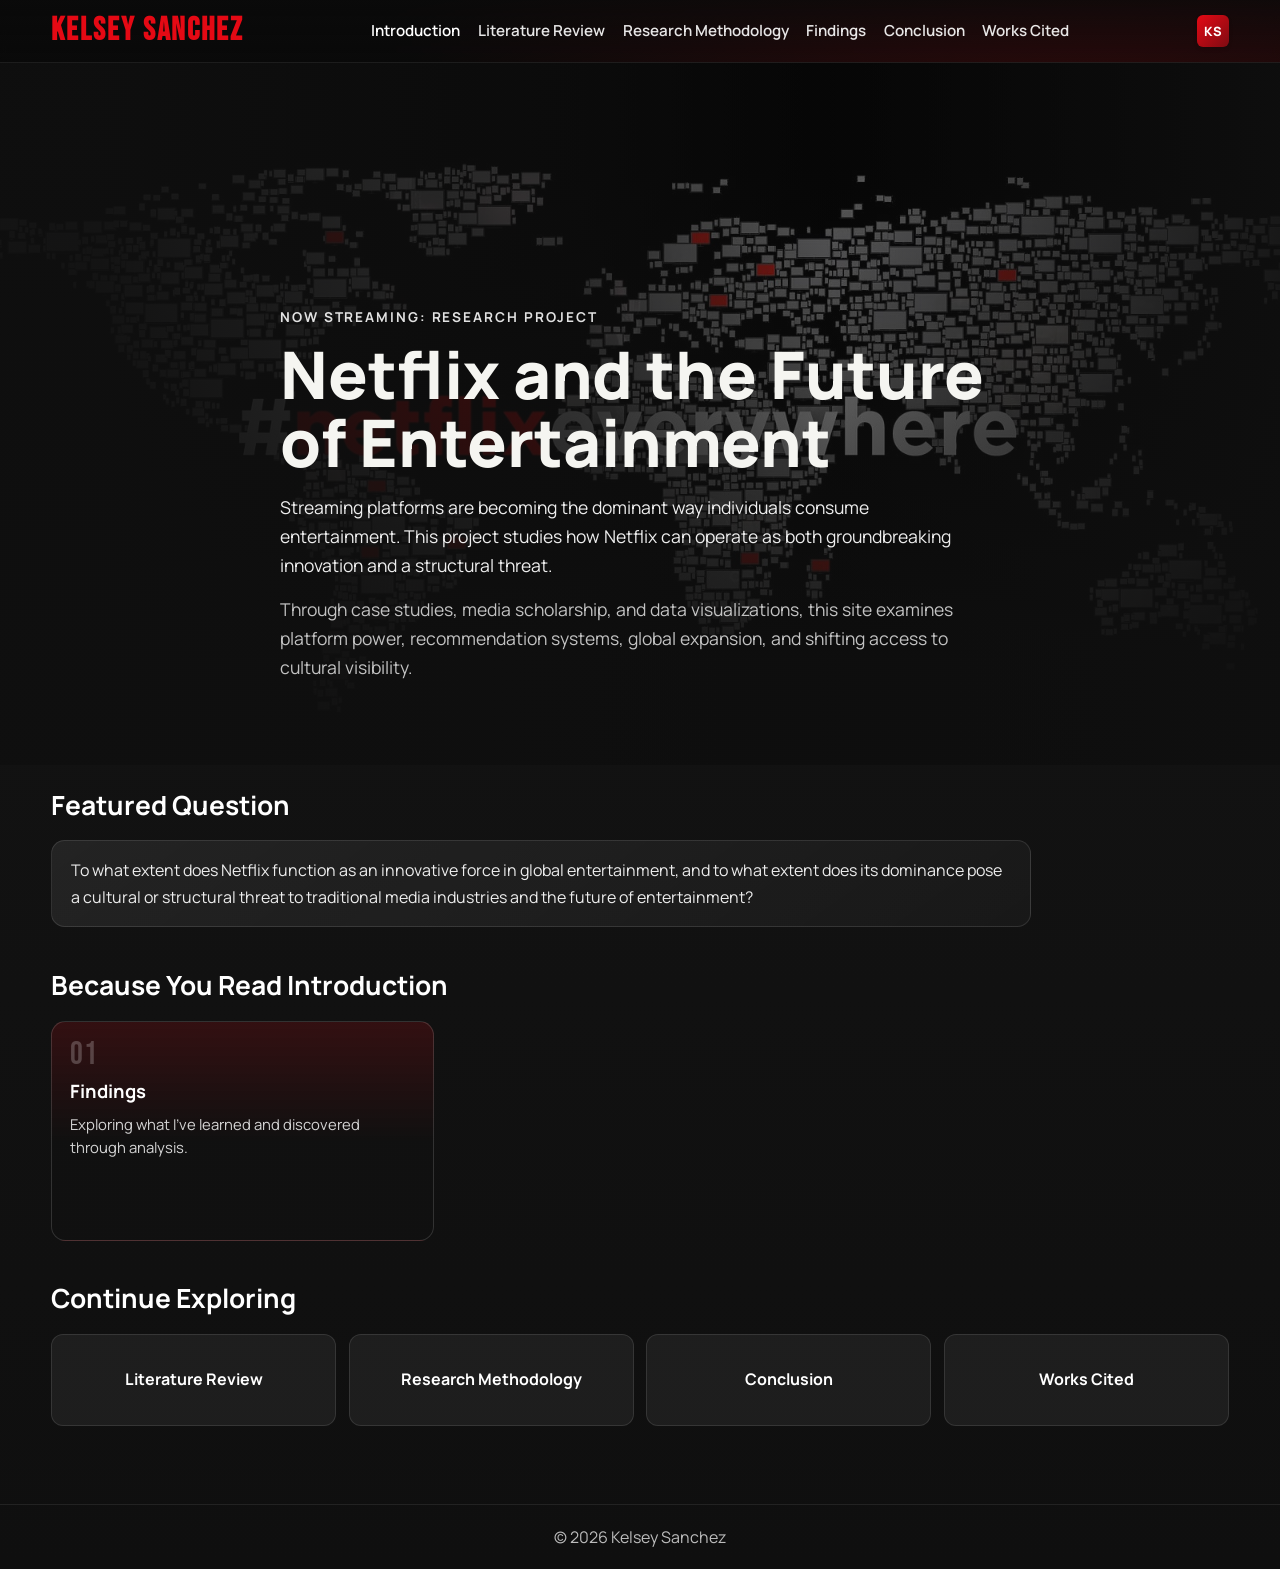
<file: index.html>
<!DOCTYPE html>
<html lang="en">
<head>
    <meta charset="UTF-8">
    <meta name="viewport" content="width=device-width, initial-scale=1.0">
    <title>Kelsey Sanchez | Netflix and the Future of Entertainment</title>
    <link rel="preconnect" href="https://fonts.googleapis.com">
    <link rel="preconnect" href="https://fonts.gstatic.com" crossorigin>
    <link href="https://fonts.googleapis.com/css2?family=Bebas+Neue&family=Manrope:wght@400;500;600;700;800&display=swap" rel="stylesheet">
    <link rel="stylesheet" href="CSS/style.css">
</head>
<body class="netflix-home">
    <header class="site-header">
        <nav class="nav container">
            <h1 class="logo">Kelsey Sanchez</h1>
            <ul class="nav-links">
                <li><a href="index.html" class="active">Introduction</a></li>
                <li><a href="Literature.html">Literature Review</a></li>
                <li><a href="Method.html"> Research Methodology</a></li>
                <li><a href="section2.html">Findings</a></li>
                <li><a href="Conclusion.html">Conclusion</a></li> 
                <li><a href="workcited.html">Works Cited</a></li>
            </ul>
            <div class="profile-pill" aria-label="Profile">KS</div>
        </nav>
    </header>

    <main>
        <section class="home-spotlight">
            <div class="container spotlight-content">
                <p class="eyebrow">NOW STREAMING: RESEARCH PROJECT</p>
                <h2>Netflix and the Future of Entertainment</h2>
                <p class="hero-text">
                    Streaming platforms are becoming the dominant way individuals consume entertainment. This project studies how Netflix can operate as both groundbreaking innovation and a structural threat.
                </p>
                <p class="hero-text muted">
                    Through case studies, media scholarship, and data visualizations, this site examines platform power, recommendation systems, global expansion, and shifting access to cultural visibility.
                </p>
            </div>
        </section>

        <section class="content-row container" id="research-question">
            <h3>Featured Question</h3>
            <article class="feature-card">
                <p>
                    To what extent does Netflix function as an innovative force in global entertainment, and to what extent does its dominance pose a cultural or structural threat to traditional media industries and the future of entertainment?
                </p>
            </article>
        </section>

        <section id="projects" class="content-row container">
            <h3>Because You Read Introduction</h3>
            <div class="title-row">
                <a class="title-tile" href="section2.html">
                    <span class="tile-rank">01</span>
                    <h4>Findings</h4>
                    <p>Exploring what I've learned and discovered through analysis.</p>
                </a>
            </div>
        </section>

        <section class="content-row container">
            <h3>Continue Exploring</h3>
            <div class="mini-row">
                <a class="mini-tile" href="Literature.html">Literature Review</a>
                <a class="mini-tile" href="Method.html">Research Methodology</a>
                <a class="mini-tile" href="Conclusion.html">Conclusion</a>
                <a class="mini-tile" href="workcited.html">Works Cited</a>
            </div>
        </section>
    </main>

    <footer class="site-footer">
        <p>&copy; 2026 Kelsey Sanchez</p>
    </footer>
</body>
</html>
</file>
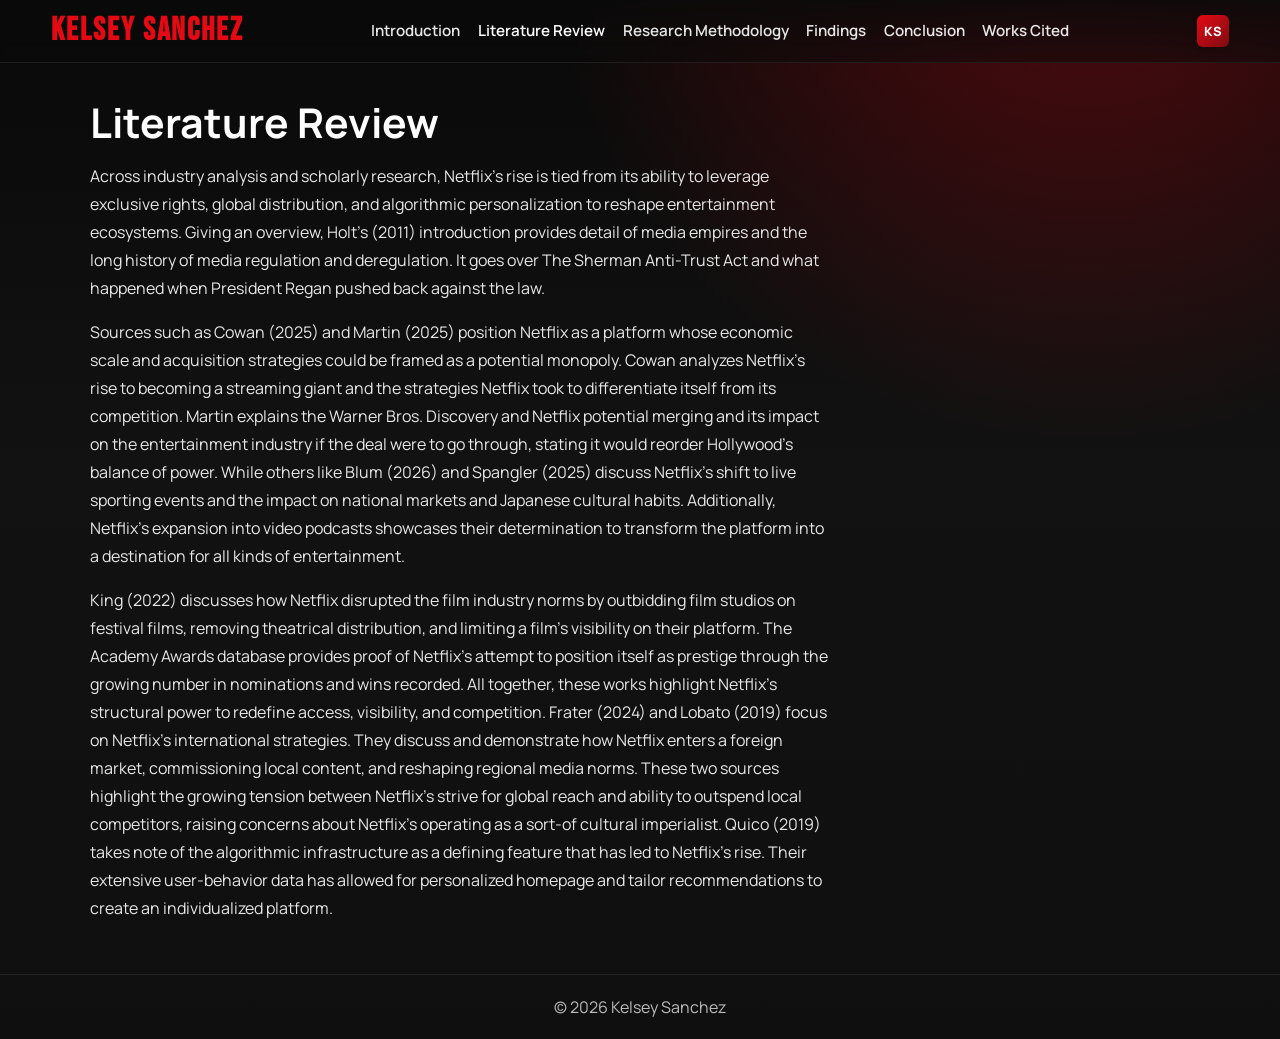
<file: Literature.html>
<!DOCTYPE html>
<html lang="en">
<head>
    <meta charset="UTF-8">
    <meta name="viewport" content="width=device-width, initial-scale=1.0">
    <title>Kelsey Sanchez | Netflix and the Future of Entertainment</title>
    <link rel="preconnect" href="https://fonts.googleapis.com">
    <link rel="preconnect" href="https://fonts.gstatic.com" crossorigin>
    <link href="https://fonts.googleapis.com/css2?family=Bebas+Neue&family=Manrope:wght@400;500;600;700;800&display=swap" rel="stylesheet">
    <link rel="stylesheet" href="CSS/style.css">
</head>
<body class="netflix-home netflix-page">
    <header class="site-header">
        <nav class="nav container">
            <h1 class="logo">Kelsey Sanchez</h1>
            <ul class="nav-links">
                <li><a href="index.html">Introduction</a></li>
                <li><a href="Literature.html" class="active">Literature Review</a></li>
                <li><a href="Method.html"> Research Methodology</a></li>
                <li><a href="section2.html">Findings</a></li>
                <li><a href="Conclusion.html">Conclusion</a></li>
                <li><a href="workcited.html">Works Cited</a></li>
            </ul>
            <div class="profile-pill" aria-label="Profile">KS</div>
        </nav>
    </header>

    <main>
        <h1>Literature Review</h1>
        <p>Across industry analysis and scholarly research, Netflix's rise is tied from its ability to leverage exclusive rights, global distribution, and algorithmic personalization to reshape entertainment ecosystems. Giving an overview, Holt's (2011) introduction provides detail of media empires and the long history of media regulation and deregulation. It goes over The Sherman Anti-Trust Act and what happened when President Regan pushed back against the law. </p>
        <p>Sources such as Cowan (2025) and Martin (2025) position Netflix as a platform whose economic scale and acquisition strategies could be framed as a potential monopoly. Cowan analyzes Netflix's rise to becoming a streaming giant and the strategies Netflix took to differentiate itself from its competition. Martin explains the Warner Bros. Discovery and Netflix potential merging and its impact on the entertainment industry if the deal were to go through, stating it would reorder Hollywood's balance of power. While others like Blum (2026) and Spangler (2025) discuss Netflix's shift to live sporting events and the impact on national markets and Japanese cultural habits. Additionally, Netflix's expansion into video podcasts showcases their determination to transform the platform into a destination for all kinds of entertainment.</p>
        <p>King (2022) discusses how Netflix disrupted the film industry norms by outbidding film studios on festival films, removing theatrical distribution, and limiting a film's visibility on their platform. The Academy Awards database provides proof of Netflix’s attempt to position itself as prestige through the growing number in nominations and wins recorded. All together, these works highlight Netflix's structural power to redefine access, visibility, and competition. Frater (2024) and Lobato (2019) focus on Netflix's international strategies. They discuss and demonstrate how Netflix enters a foreign market, commissioning local content, and reshaping regional media norms. These two sources highlight the growing tension between Netflix's strive for global reach and ability to outspend local competitors, raising concerns about Netflix's operating as a sort-of cultural imperialist. Quico (2019) takes note of the algorithmic infrastructure as a defining feature that has led to Netflix's rise. Their extensive user-behavior data has allowed for personalized homepage and tailor recommendations to create an individualized platform.</p>

    </main>
    <footer class="site-footer">
        <p>&copy; 2026 Kelsey Sanchez</p>
    </footer>
    </html>
</file>
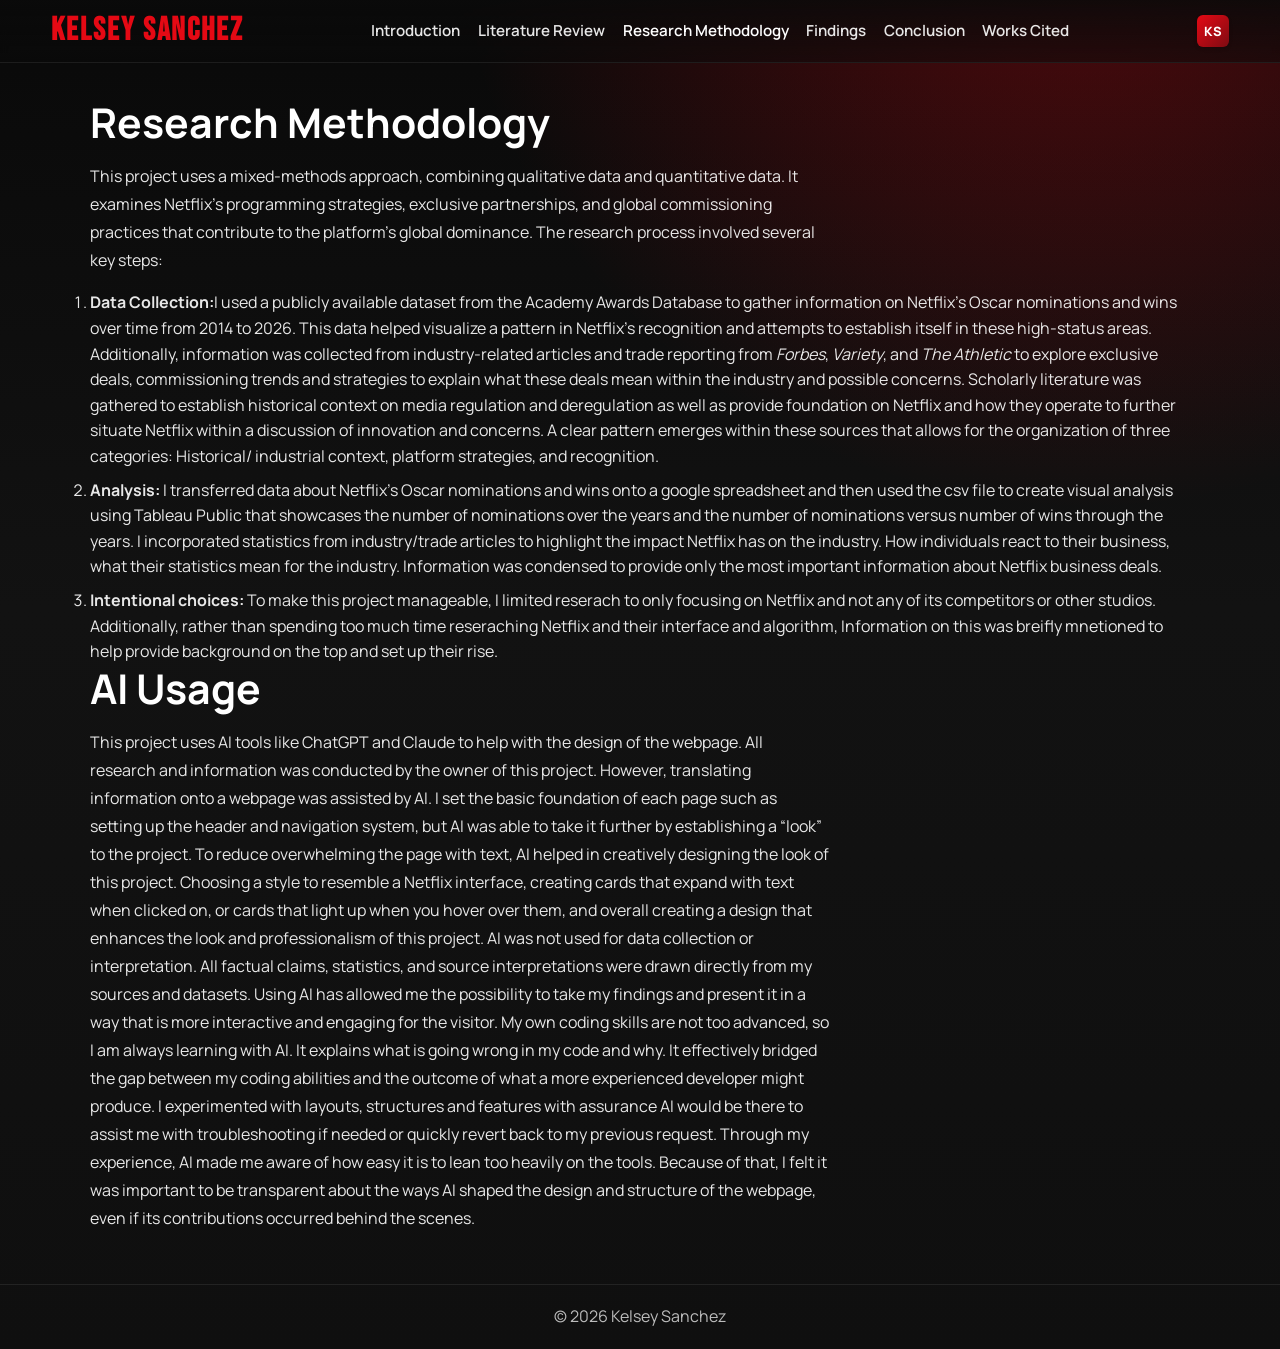
<file: Method.html>
<!DOCTYPE html>
<html lang="en">
<head>
    <meta charset="UTF-8">
    <meta name="viewport" content="width=device-width, initial-scale=1.0">
    <title>Kelsey Sanchez | Netflix and the Future of Entertainment</title>
    <link rel="preconnect" href="https://fonts.googleapis.com">
    <link rel="preconnect" href="https://fonts.gstatic.com" crossorigin>
    <link href="https://fonts.googleapis.com/css2?family=Bebas+Neue&family=Manrope:wght@400;500;600;700;800&display=swap" rel="stylesheet">
    <link rel="stylesheet" href="CSS/style.css">
</head>
<body class="netflix-home netflix-page">
    <header class="site-header">
        <nav class="nav container">
            <h1 class="logo">Kelsey Sanchez</h1>
            <ul class="nav-links">
                <li><a href="index.html">Introduction</a></li>
                <li><a href="Literature.html">Literature Review</a></li>
                <li><a href="Method.html" class="active">Research Methodology</a></li>
                <li><a href="section2.html">Findings</a></li>
                <li><a href="Conclusion.html">Conclusion</a></li>
                <li><a href="workcited.html">Works Cited</a></li>
            </ul>
            <div class="profile-pill" aria-label="Profile">KS</div>
        </nav>
    </header>
    <main>
        <h1>Research Methodology</h1>
        <p>This project uses a mixed-methods approach, combining qualitative data and quantitative data. It examines Netflix's programming strategies, exclusive partnerships, and global commissioning practices that contribute to the platform's global dominance.
The research process involved several key steps:</p>
        <ol>
            <li><strong>Data Collection:</strong>I used a publicly available dataset from the Academy Awards Database to gather information on Netflix's Oscar nominations and wins over time from 2014 to 2026. This data helped visualize a pattern in Netflix's recognition and attempts to establish itself in these high-status areas. Additionally, information was collected from industry-related articles and trade reporting from <i>Forbes</i>, <i>Variety</i>, and <i>The Athletic</i> to explore exclusive deals, commissioning trends and strategies to explain what these deals mean within the industry and possible concerns. Scholarly literature was gathered to establish historical context on media regulation and deregulation as well as provide foundation on Netflix and how they operate to further situate Netflix within a discussion of innovation and concerns. A clear pattern emerges within these sources that allows for the organization of three categories: Historical/ industrial context, platform strategies, and recognition.</li>
            <li><strong>Analysis:</strong> I transferred data about Netflix's Oscar nominations and wins onto a google spreadsheet and then used the csv file to create visual analysis using Tableau Public that showcases the number of nominations over the years and the number of nominations versus number of wins through the years. I incorporated statistics from industry/trade articles to highlight the impact Netflix has on the industry. How individuals react to their business, what their statistics mean for the industry. Information was condensed to provide only the most important information about Netflix business deals. </li>
            <li><strong>Intentional choices:</strong> To make this project manageable, I limited reserach to only focusing on Netflix and not any of its competitors or other studios. Additionally, rather than spending too much time reseraching Netflix and their interface and algorithm, Information on this was breifly mnetioned to help provide background on the top and set up their rise.  </li>
        </ol>
        <h1> AI Usage</h1>
        <p> This project uses AI tools like ChatGPT and Claude to help with the design of the webpage. All research and information was conducted by the owner of this project. However, translating  information onto a webpage was assisted by AI.  I set the basic foundation of each page such as setting up the header and navigation system, but AI was able to take it further by establishing a “look” to the project. To reduce overwhelming the page with text, AI helped in creatively designing the look of this project. Choosing a style to resemble a Netflix interface, creating cards that expand with text when clicked on, or cards that light up when you hover over them, and overall creating a design that enhances the look and professionalism of this project. AI was not used for data collection or interpretation. All factual claims, statistics, and source interpretations were drawn directly from my sources and datasets. Using AI has allowed me the possibility to take my findings and present it in a way that is more interactive and engaging for the visitor. My own coding skills are not too advanced, so I am always learning with AI. It explains what is going wrong in my code and why. It effectively bridged the gap between my coding abilities and the outcome of what a more experienced developer might produce. I experimented with layouts, structures and features with assurance AI would be there to assist me with troubleshooting if needed or quickly revert back to my previous request. Through my experience, AI made me aware of how easy it is to lean too heavily on the tools. Because of that, I felt it was important to be transparent about the ways AI shaped the design and structure of the webpage, even if its contributions occurred behind the scenes.</p>
    </main>
    <footer class="site-footer">
        <p>&copy; 2026 Kelsey Sanchez</p>
    </footer>
    </html>
</file>
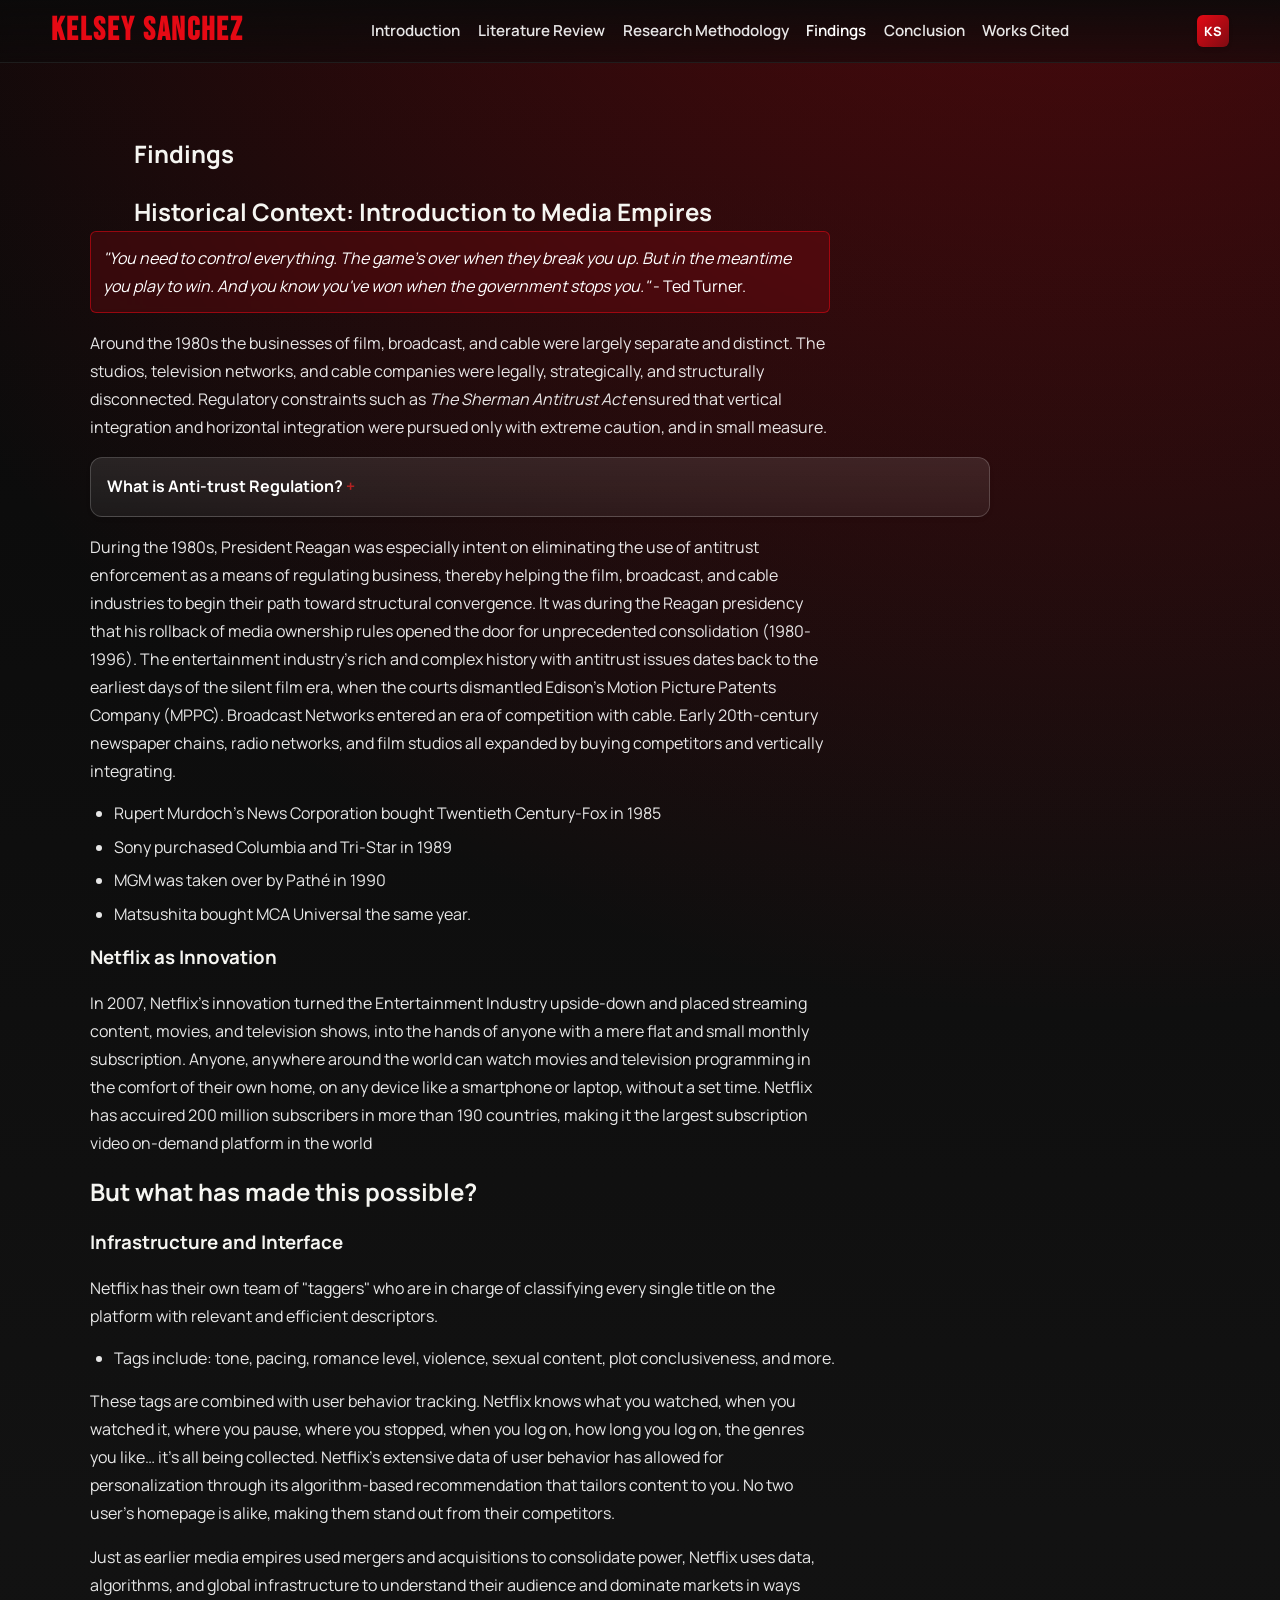
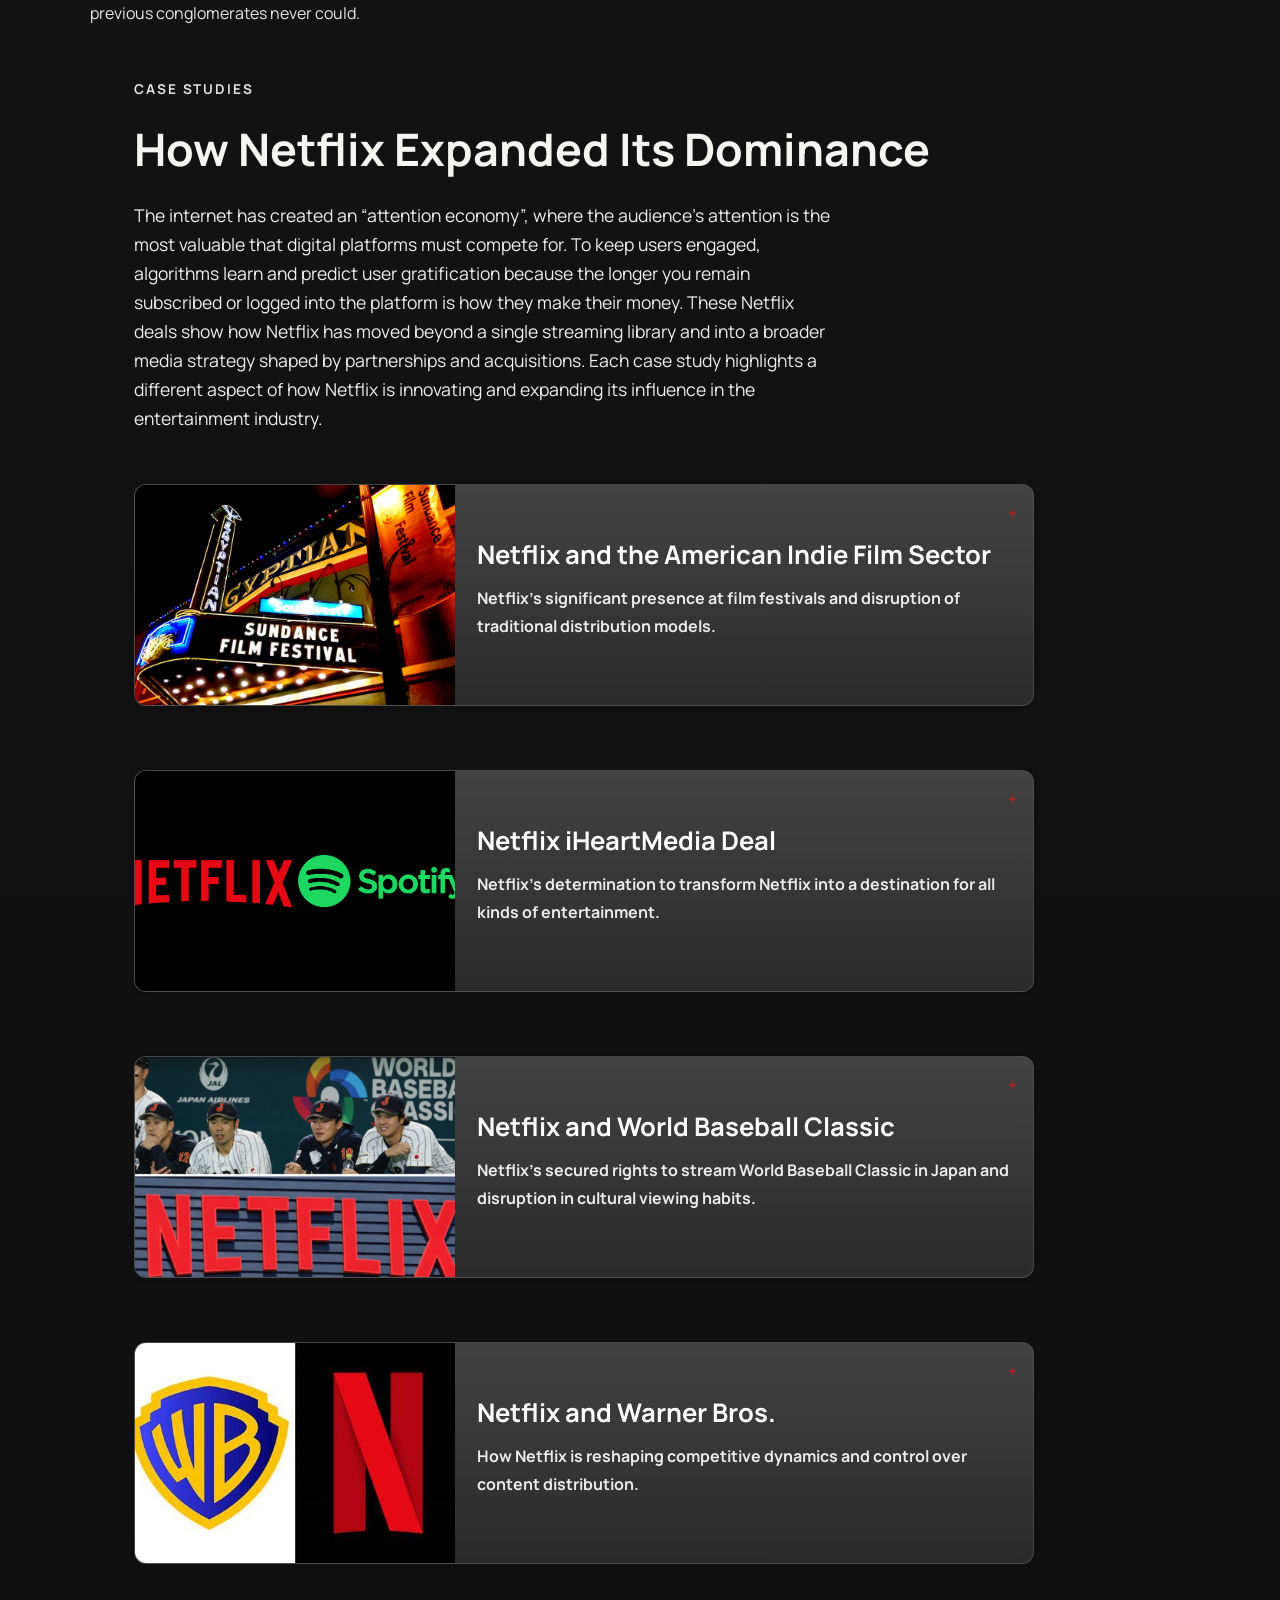
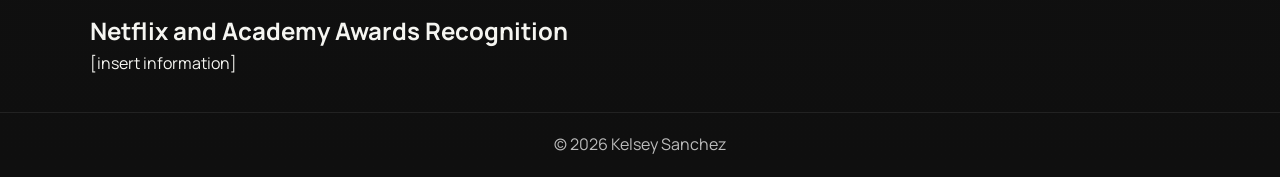
<file: section2.html>
<!DOCTYPE html>
<html lang="en">
<head>
    <meta charset="UTF-8">
    <meta name="viewport" content="width=device-width, initial-scale=1.0">
    <title>Kelsey Sanchez | Netflix and the Future of Entertainment</title>
    <link rel="preconnect" href="https://fonts.googleapis.com">
    <link rel="preconnect" href="https://fonts.gstatic.com" crossorigin>
    <link href="https://fonts.googleapis.com/css2?family=Bebas+Neue&family=Manrope:wght@400;500;600;700;800&display=swap" rel="stylesheet">
    <link rel="stylesheet" href="CSS/style.css">
</head>
<body class="netflix-home netflix-page">
    <header class="site-header">
        <nav class="nav container">
            <h1 class="logo">Kelsey Sanchez</h1>
            <ul class="nav-links">
                <li><a href="index.html">Introduction</a></li>
                <li><a href="Literature.html">Literature Review</a></li>
                <li><a href="Method.html">Research Methodology</a></li>
                <li><a href="section2.html" class="active">Findings</a></li> 
                <li><a href="Conclusion.html">Conclusion</a></li>
                <li><a href="workcited.html">Works Cited</a></li>
            </ul>
            <div class="profile-pill" aria-label="Profile">KS</div>
        </nav>
    </header>

    <main>
    <section class="hero">
        <div class="container">
            <h1>Findings</h1>
        </div>
    </section class="hero">
        <div class="container"> <h2>Historical Context: Introduction to Media Empires</h2></div>
     
    <p class="quote-highlight"><i>"You need to control everything. The game's over when they break you up. But in the meantime you play to win. And you know you've won when the government stops you." </i> - Ted Turner. 
    </p>

<p>Around the 1980s the businesses of film, broadcast, and cable were largely separate and distinct. The studios, television networks, and cable companies were legally, strategically, and structurally disconnected. 
Regulatory constraints such as <i>The Sherman Antitrust Act</i> ensured that vertical integration and horizontal integration were pursued only with extreme caution, and in small measure. </p>


    <details class="card expand-card">
        <summary>What is Anti-trust Regulation?</summary>
        <ul>
            <li>Antitrust laws in general are designed to promote fair competition and prevent monopolies.</li>
            <li>Antitrust regulation formally began in the nineteenth century.</li>
            <li>The legislation was a product of the Industrial Revolution and the public outcry over the burgeoning "trusts" dominating industry at the time. It was designed to combat the chokehold on business resulting from monopolistic practices.</li>
        </ul>
    </details>


<p> During the 1980s, President Reagan was especially intent on eliminating the use of antitrust enforcement as a means of regulating business, thereby helping the film, broadcast, and cable industries to begin their path toward structural convergence. It was during the Reagan presidency that his rollback of media ownership rules opened the door for unprecedented consolidation (1980-1996). 
    The entertainment industry's rich and complex history with antitrust issues dates back to the earliest days of the silent film era, when the courts dismantled Edison's Motion Picture Patents Company (MPPC). Broadcast Networks entered an era of competition with cable. Early 20th-century newspaper chains, radio networks, and film studios all expanded by buying competitors and vertically integrating. 
</p>
        <ul>  
            <li>Rupert Murdoch's News Corporation bought Twentieth Century-Fox in 1985</li>
            <li>Sony purchased Columbia and Tri-Star in 1989</li>
            <li>MGM was taken over by Pathé in 1990</li>
            <li>Matsushita bought MCA Universal the same year.</li>

         </ul>


<p><h3>Netflix as Innovation</h3></p>

<section>
    <p> In 2007, Netflix's innovation turned the Entertainment Industry upside-down and placed streaming content, movies, and television shows, into the hands of anyone with a mere flat and small monthly subscription. Anyone, anywhere around the world can watch movies and television programming in the comfort of their own home, on any device like a smartphone or laptop, without a set time.
Netflix has accuired 200 million subscribers in more than 190 countries, making it the largest subscription video on-demand platform in the world</p>
    
    <p><h2>But what has made this possible?</h2></p>
    <p><h3>Infrastructure and Interface</h3></p>

    <p>Netflix has their own team of "taggers" who are in charge of classifying every single title on the platform with relevant and efficient descriptors.
    </p>

<ul>
    <li>Tags include: tone, pacing, romance level, violence, sexual content, plot conclusiveness, and more.</li>
</ul>

    <p>These tags are combined with user behavior tracking. Netflix knows what you watched, when you watched it, where you pause, where you stopped, when you log on, how long you log on, the genres you like… it's all being collected. Netflix's extensive data of user behavior has allowed for personalization through its algorithm-based recommendation that tailors content to you. No two user's homepage is alike, making them stand out from their competitors. 
    </p>

<p>Just as earlier media empires used mergers and acquisitions to consolidate power, Netflix uses data, algorithms, and global infrastructure to understand their audience and dominate markets in ways previous conglomerates never could.
</p>

</section>

        <section class="hero container">
            <p class="eyebrow">CASE STUDIES</p>
            <h2>How Netflix Expanded Its Dominance</h2>
            <p class="hero-text">
                The internet has created an “attention economy”, where the audience's attention is the most valuable that digital platforms must compete for. To keep users engaged, algorithms learn and predict user gratification because the longer you remain subscribed or logged into the platform is how they make their money.  
                These Netflix deals show how Netflix has moved beyond a single streaming library and into a broader media strategy shaped by partnerships and acquisitions. Each case study highlights a different aspect of how Netflix is innovating and expanding its influence in the entertainment industry.
            </p>
        </section>

        <section class="section container case-study-section">
            <details class="card expand-card case-study-card">
                <summary class="case-study-summary">
                    <img src="Images/Sundance_Film_Festival.jpg" alt="Netflix Everywhere world map graphic" class="case-study-image">
                    <span class="case-study-title-wrap">
                        <h3>Netflix and the American Indie Film Sector </h3>
                        <p>Netflix's significant presence at film festivals and disruption of traditional distribution models.</p>
                    </span>
                </summary>
                <div class="case-study-content">
                    <p>
                        [Insert information]
                    </p>
                </div>
            </details>
        </section>

        <section class="section container case-study-section">
            <details class="card expand-card case-study-card">
                <summary class="case-study-summary">
                    <img src="Images/Netflix%20Podcasts.jpg" alt="Netflix podcasts themed image" class="case-study-image">
                    <span class="case-study-title-wrap">
                        <h3>Netflix iHeartMedia Deal</h3>
                        <p>Netflix's determination to transform Netflix into a destination for all kinds of entertainment. </p>
                    </span>
                </summary>
                <div class="case-study-content">
                    <p>
                        Netflix is plugging more podcasts into its programming lineup through an exclusive video podcast deal with iHeartMedia. Under the pact, video versions of more than 15 iHeartMedia original podcasts will stream in only on Netflix worldwide. With iHeartMedia's video-exclusive Netflix deal, video versions of the full podcast episodes will no longer be distributed on YouTube. This deal comes in addition to a similar deal reached by Netflix and Spotify to stream a collection of original podcasts on Netflix worldwide. </p>
                    <p><h2>The issue?</h2></p>
                    <p>The medium of podcasts has traditionally been associated with their open nature. Anyone can listen to it, at any time, at any place. Podcasts have become a way for people to build communities and connections through shared interests and interactions. Unlike YouTube, Netflix does not support comments, preventing audience interaction and reducing the "social" aspect of consuming podcasts. Netflix is reducing accessibility by making listeners pay for content that was once free. </p>
                    </div>
            </details>
        </section>

        <section class="section container case-study-section">
            <details class="card expand-card case-study-card">
                <summary class="case-study-summary">
                    <img src="Images/Netlfix%20Baseball%20Classic.jpg" alt="Netflix baseball classic promotional image" class="case-study-image">
                    <span class="case-study-title-wrap">
                        <h3>Netflix and World Baseball Classic </h3>
                        <p> Netflix's secured rights to stream World Baseball Classic in Japan and disruption in cultural viewing habits.</p>
                    </span>
                </summary>
                <div class="case-study-content">
                    <p>
                        In August 2025, MLB announced the partnership with Netflix for exclusive broadcast rights in Japan. This means all Japanese baseball games would be moved to Netflix and exlusively available on the streaming platform.In this deal, Netflix aims to bring the games to a global audience and attract Japanese viewers.  
                        <ul>
                            <li>This sport has proven to be popular among Japanese people, with reports stating that nearly 100 million of the 125 million people in the country watched at least some of the WBC in 2023. </li>
                        </ul>
                    </p>
                    <p><h3>The problem?</h3>
                    Individuals here in the U.S. are accustomed to sports being behind a paywall and having to pay multiple subscriptions to access content. However, Japanese fans are used to watching their national team's games on free-to-air national outlets. Most people are not used to Netflix. In Japan, television is free for a long time. Their preference for national content like Anime and variety programs has kept their broadcast TV alive. Some people have introduced subscriptions into their lives, but older people have not.
                    With aims to change cultural viewing habits, Netflix's exclusivity pushed millions of Japanese people out of a game.
                        <u1>
                            <p>In a study conducted by <i>The Sports Management Research Institute</i> at Sanno University to 10,000 people, both men and women between the ages of 20 and 60 years old revealed </p>
                            <li> 4.9 percent of respondents said they signed up for Netflix because of the WBC </li>
                            <li>8.8 percent said they'd consider signing up.</li>
                            <li>68 percent said they had no plans to sign up </li>
                            <li>17.3 percent said they'd already had a Netflix account.</li>
                        </u1>
                            
                </div>
            </details>
        </section>

        <section class="section container case-study-section">
            <details class="card expand-card case-study-card">
                <summary class="case-study-summary">
                    <img src="Images/Netlix WarnerBro.jpg" alt="Netflix branding and global availability" class="case-study-image">
                    <span class="case-study-title-wrap">
                        <h3>Netflix and Warner Bros.</h3>
                        <p>How Netflix is reshaping competitive dynamics and control over content distribution. </p>
                    </span>
                </summary>
                <div class="case-study-content">
                    <p>
                         Late 2025, Netflix proposed a deal valued at approximately $82.7 billion to Warner Bros. Discovery that under the proposal, Netflix would acquire the Warner Bros. Discovery studio and streaming assets, after the company spins out its linear cable assets. Paramount reportedly expressed interest in acquiring all of Warner Bros. Discovery studios, streaming, and linear cable assets.</p>                    <h3>How Would a Netflix-WBD Merger Reshape the Entertainment Industry?</h3>   
                    <p>According to analysts by Forbes, a merged Netflix-WBD could control between 30-40% of the U.S. streaming market at closing.</p>
                    <p>Adding WBD's premium catalog and HBO Max subscribers would increase Netflix's United States market share and its overall global influence, creating a streaming powerhouse with unmatched subscriber scale, studio assets and global distribution. In addition, the acquisition of WBD would enhance Netflix's standing in the premium content category and add a library of highly recognizable franchises and IP, such as <i>Harry Potter, Game of Thrones, The Lord of the Rings, The Matrix,</i> and DC Studios staples such as <i>Batman and Superman.</i> Netflix could dictate licensing terms, shrink theatrical windows, and command premium deals for talent and distribution.</p>
                    <p>While the deal did not go through, it higlighted Netflix's econmic power to reshape the entertinment industry.</p>
                </div>
            </details>
        </section>
    <section>
        <h2>Netflix and Academy Awards Recognition</h2>
        [insert information]
    </section>
    </main>

    <footer class="site-footer">
        <p>&copy; 2026 Kelsey Sanchez</p>
    </footer>
</body>
</html>
</file>
<file: CSS/style.css>
/* CSS Variables */ 
:root {
	--shadow-sm: 0 2px 4px rgba(0, 0, 0, 0.08);
	--shadow-md: 0 4px 6px rgba(0, 0, 0, 0.1), 0 2px 4px rgba(0, 0, 0, 0.08);
	--shadow-lg: 0 10px 20px rgba(0, 0, 0, 0.12), 0 4px 8px rgba(0, 0, 0, 0.1);
	--shadow-xl: 0 15px 35px rgba(0, 0, 0, 0.15), 0 5px 15px rgba(0, 0, 0, 0.12);
	--transition: all 0.3s cubic-bezier(0.4, 0, 0.2, 1);
}

/* Basic reset */
* {
	margin: 0;
	padding: 0;
	box-sizing: border-box;
}

body {
	font-family: "Segoe UI", Tahoma, Geneva, Verdana, sans-serif;
	line-height: 1.6;
	color: #000000;
	background: linear-gradient(180deg, #f8fafc 0%, #e2e8f0 100%);
}

.container {
	width: min(1000px, 90%);
	margin: 0 auto;
}

.site-header {
	background-color: #d81f26;
	color: #ffffff;
	box-shadow: var(--shadow-md);
	position: relative;
	z-index: 10;
}

.nav {
	display: flex;
	justify-content: space-between;
	align-items: center;
	padding: 1rem 0;
}

.logo {
	font-size: 1.2rem;
}

.nav-links {
	list-style: none;
	display: flex;
	gap: 1rem;
}

.nav-links a {
	color: #e2e8f0;
	text-decoration: none;
	transition: var(--transition);
	position: relative;
}

.nav-links a:hover {
	opacity: 0.8;
	transform: translateY(-2px);
}

.hero {
	padding: 4rem 0 3rem;
}

.eyebrow {
	letter-spacing: 0.08em;
	font-size: 0.8rem;
	color: #334155;
	margin-bottom: 0.6rem;
}

.hero h2 {
	font-size: clamp(1.8rem, 4vw, 2.8rem);
	margin-bottom: 1rem;
}

.hero-text {
	max-width: 60ch;
	margin-bottom: 1.2rem;
}

.btn {
	display: inline-block;
	background-color: #d81f26;
	color: #ffffff;
	text-decoration: none;
	padding: 0.7rem 1.1rem;
	border-radius: 0.5rem;
	box-shadow: var(--shadow-md);
	transition: var(--transition);
	cursor: pointer;
	border: none;
}

.btn:hover {
	box-shadow: var(--shadow-lg);
	transform: translateY(-2px);
	background-color: hsl(357, 77%, 41%);
}

.btn:active {
	transform: translateY(0);
	box-shadow: var(--shadow-sm);
}

.section {
	padding: 2rem 0;
}

.quote-highlight {
	border: 2px solid #000000;
	background-color: #ac222d;
	padding: 12px;
	border-radius: 6px;
}

main ul {
	list-style-type: disc;
	padding-left: 1.5rem;
	margin: 1rem 0;
}

main li + li {
	margin-top: 0.5rem;
}

.section h3 {
	margin-bottom: 0.75rem;
}

.project-grid {
	margin-top: 1rem;
	display: grid;
	grid-template-columns: repeat(auto-fit, minmax(200px, 1fr));
	gap: 1rem;
}

.card {
	display: block;
	background-color: #ffffff;
	border: 1px solid #cbd5e1;
	border-radius: 0.75rem;
	padding: 1rem;
	box-shadow: var(--shadow-sm);
	transition: var(--transition);
}

.card-link {
	text-decoration: none;
	color: inherit;
}

.card:hover {
	box-shadow: var(--shadow-lg);
	transform: translateY(-4px);
	border-color: #d81f26;
}

.card:focus-visible {
	outline: 3px solid #d81f26;
	outline-offset: 2px;
}

.expand-card {
	margin: 1rem 0;
	max-width: 900px;
}

.case-study-section {
	padding-top: 0;
}

.case-study-card {
	padding: 0;
	overflow: hidden;
}

.case-study-summary {
	display: grid;
	grid-template-columns: minmax(220px, 320px) 1fr;
	gap: 0;
	align-items: stretch;
	cursor: pointer;
	list-style: none;
}

.case-study-summary::-webkit-details-marker {
	display: none;
}

.case-study-image {
	width: 100%;
	height: 100%;
	min-height: 220px;
	object-fit: cover;
	display: block;
	background-color: #e2e8f0;
}

.case-study-title-wrap {
	display: flex;
	flex-direction: column;
	justify-content: center;
	padding: 1.25rem 1.35rem;
	background: linear-gradient(180deg, #ffffff 0%, #f8fafc 100%);
}

.case-study-title-wrap h3 {
	font-size: clamp(1.35rem, 2vw, 1.8rem);
	margin-bottom: 0.5rem;
}

.case-study-title-wrap p {
	color: #475569;
}

.case-study-content {
	padding: 1.25rem 1.35rem 1.5rem;
	border-top: 1px solid #cbd5e1;
	background-color: #ffffff;
}

.case-study-content p {
	max-width: 70ch;
}

.case-study-card summary::after {
	position: absolute;
	right: 1rem;
	top: 1rem;
}

.case-study-card summary {
	position: relative;
}

.case-study-card[open] summary::after {
	content: " -";
}

@media (max-width: 700px) {
	.case-study-summary {
		grid-template-columns: 1fr;
	}

	.case-study-image {
		min-height: 180px;
	}

	.case-study-title-wrap {
		padding-top: 1rem;
	}
}

.expand-card summary {
	font-weight: 700;
	cursor: pointer;
	list-style: none;
}

.expand-card summary::-webkit-details-marker {
	display: none;
}

.expand-card summary::after {
	content: " +";
	color: #b22222;
	font-weight: 700;
}

.expand-card[open] summary::after {
	content: " -";
}

.expand-card ul {
	margin-top: 0.75rem;
	padding-left: 1.25rem;
}

.expand-card li + li {
	margin-top: 0.5rem;
}

.site-footer {
	margin-top: 2rem;
	text-align: center;
	padding: 1.2rem;
	color: #475569;
	border-top: 1px solid #cbd5e1;
	box-shadow: 0 -2px 8px rgba(0, 0, 0, 0.05);
}

/* Netflix-style homepage (index only) */
body.netflix-home {
	font-family: "Manrope", "Segoe UI", Tahoma, Geneva, Verdana, sans-serif;
	color: #f5f5f1;
	background:
		radial-gradient(circle at 85% -10%, rgba(229, 9, 20, 0.35), transparent 35%),
		linear-gradient(180deg, #090909 0%, #121212 45%, #0f0f0f 100%);
}

body.netflix-home .container {
	width: min(1200px, 92%);
}

body.netflix-home .site-header {
	background: linear-gradient(180deg, rgba(10, 10, 10, 0.88), rgba(10, 10, 10, 0.5));
	backdrop-filter: blur(4px);
	position: sticky;
	top: 0;
	border-bottom: 1px solid rgba(255, 255, 255, 0.08);
	box-shadow: none;
}

body.netflix-home .nav {
	gap: 1rem;
	padding: 0.95rem 0;
}

body.netflix-home .logo {
	font-family: "Bebas Neue", Impact, sans-serif;
	letter-spacing: 0.06em;
	font-size: 2rem;
	line-height: 1;
	color: #e50914;
	text-transform: uppercase;
	white-space: nowrap;
}

body.netflix-home .nav-links {
	gap: 1.1rem;
	flex-wrap: wrap;
}

body.netflix-home .nav-links a {
	color: rgba(255, 255, 255, 0.9);
	font-size: 0.95rem;
	font-weight: 600;
}

body.netflix-home .nav-links a.active {
	color: #ffffff;
}

body.netflix-home .profile-pill {
	min-width: 2rem;
	height: 2rem;
	display: inline-flex;
	align-items: center;
	justify-content: center;
	border-radius: 6px;
	font-weight: 800;
	font-size: 0.8rem;
	background: linear-gradient(135deg, #e50914, #7e0b12);
	color: #fff;
	box-shadow: var(--shadow-sm);
}

body.netflix-home main {
	padding-bottom: 2.5rem;
}

body.netflix-home .home-spotlight {
	position: relative;
	min-height: min(78vh, 740px);
	display: flex;
	align-items: flex-end;
	padding: 5rem 0 3.25rem;
	background-image:
		linear-gradient(90deg, rgba(15, 15, 15, 0.95) 8%, rgba(15, 15, 15, 0.7) 45%, rgba(15, 15, 15, 0.35) 65%, rgba(15, 15, 15, 0.9) 100%),
		linear-gradient(180deg, rgba(15, 15, 15, 0.1) 15%, rgba(15, 15, 15, 0.85) 85%),
		url("../Images/NetflixEverywhere.jpg");
	background-size: cover;
	background-position: center;
	overflow: hidden;
	animation: heroReveal 850ms ease-out both;
}

body.netflix-home .spotlight-content {
	max-width: 720px;
	padding-bottom: 1rem;
	animation: riseIn 650ms 120ms ease-out both;
}

body.netflix-home .eyebrow {
	color: rgba(255, 255, 255, 0.88);
	font-size: 0.85rem;
	font-weight: 700;
	letter-spacing: 0.14em;
	margin-bottom: 0.7rem;
	text-transform: uppercase;
}

body.netflix-home .home-spotlight h2 {
	font-size: clamp(2rem, 5.4vw, 4.1rem);
	font-weight: 800;
	line-height: 1.04;
	margin-bottom: 1rem;
	text-wrap: balance;
}

body.netflix-home .hero-text {
	max-width: 64ch;
	font-size: clamp(0.98rem, 1.45vw, 1.1rem);
	line-height: 1.65;
	margin-bottom: 0.95rem;
	color: rgba(255, 255, 255, 0.93);
}

body.netflix-home .hero-text.muted {
	color: rgba(255, 255, 255, 0.75);
	max-width: 68ch;
}

body.netflix-home .hero-actions {
	display: flex;
	gap: 0.75rem;
	flex-wrap: wrap;
	margin-top: 1.25rem;
}

body.netflix-home .btn {
	padding: 0.78rem 1.2rem;
	border-radius: 0.35rem;
	font-weight: 800;
	font-size: 0.95rem;
	letter-spacing: 0.01em;
	box-shadow: none;
	transform: none;
}

body.netflix-home .btn-light {
	background: #ffffff;
	color: #111;
}

body.netflix-home .btn-light:hover {
	background: #e8e8e8;
	transform: translateY(-1px);
}

body.netflix-home .btn-ghost {
	background: rgba(109, 109, 110, 0.7);
	color: #fff;
	border: 1px solid rgba(255, 255, 255, 0.14);
}

body.netflix-home .btn-ghost:hover {
	background: rgba(109, 109, 110, 0.92);
	transform: translateY(-1px);
}

body.netflix-home .content-row {
	padding: 1.15rem 0;
	animation: riseIn 600ms ease-out both;
}

body.netflix-home .content-row h3 {
	font-size: clamp(1.15rem, 2.3vw, 1.65rem);
	font-weight: 700;
	margin-bottom: 0.9rem;
	color: #fff;
}

body.netflix-home .feature-card {
	background: linear-gradient(145deg, rgba(255, 255, 255, 0.08), rgba(255, 255, 255, 0.03));
	border: 1px solid rgba(255, 255, 255, 0.11);
	border-radius: 0.85rem;
	padding: 1rem 1.15rem;
	max-width: 980px;
	color: rgba(255, 255, 255, 0.92);
	line-height: 1.65;
}

body.netflix-home .title-row {
	display: grid;
	grid-template-columns: repeat(3, minmax(220px, 1fr));
	gap: 0.9rem;
}

body.netflix-home .title-tile {
	background:
		linear-gradient(180deg, rgba(229, 9, 20, 0.16) 0%, rgba(16, 16, 16, 0.95) 55%),
		rgba(18, 18, 18, 0.95);
	border: 1px solid rgba(255, 255, 255, 0.14);
	border-radius: 0.9rem;
	padding: 1.1rem;
	text-decoration: none;
	color: #fff;
	min-height: 220px;
	position: relative;
	overflow: hidden;
	transition: transform 260ms ease, border-color 260ms ease, box-shadow 260ms ease;
}

body.netflix-home .title-tile:hover {
	transform: scale(1.03);
	border-color: rgba(229, 9, 20, 0.75);
	box-shadow: 0 16px 30px rgba(0, 0, 0, 0.35);
}

body.netflix-home .tile-rank {
	display: inline-block;
	font-family: "Bebas Neue", Impact, sans-serif;
	font-size: 2rem;
	line-height: 1;
	color: rgba(255, 255, 255, 0.22);
	margin-bottom: 0.35rem;
	letter-spacing: 0.04em;
}

body.netflix-home .title-tile h4 {
	font-size: 1.15rem;
	margin-bottom: 0.4rem;
}

body.netflix-home .title-tile p {
	font-size: 0.93rem;
	color: rgba(255, 255, 255, 0.82);
	line-height: 1.55;
}

body.netflix-home .mini-row {
	display: grid;
	grid-template-columns: repeat(4, minmax(140px, 1fr));
	gap: 0.8rem;
}

body.netflix-home .mini-tile {
	display: flex;
	align-items: center;
	justify-content: center;
	text-align: center;
	min-height: 92px;
	padding: 0.75rem;
	text-decoration: none;
	border-radius: 0.75rem;
	background: rgba(255, 255, 255, 0.06);
	border: 1px solid rgba(255, 255, 255, 0.11);
	color: #fff;
	font-weight: 700;
	transition: transform 240ms ease, background-color 240ms ease;
}

body.netflix-home .mini-tile:hover {
	background: rgba(229, 9, 20, 0.26);
	transform: translateY(-2px);
}

body.netflix-home .site-footer {
	color: rgba(255, 255, 255, 0.72);
	border-top: 1px solid rgba(255, 255, 255, 0.08);
	box-shadow: none;
	margin-top: 1.25rem;
}

body.netflix-page main {
	width: min(1100px, 92%);
	margin: 0 auto;
	padding: 2.25rem 0 1rem;
}

body.netflix-page main > h1,
body.netflix-page main > h2 {
	font-size: clamp(1.8rem, 3.2vw, 2.7rem);
	line-height: 1.15;
	margin-bottom: 1rem;
	color: #fff;
}

body.netflix-page main p,
body.netflix-page main li,
body.netflix-page details {
	color: rgba(255, 255, 255, 0.9);
}

body.netflix-page main p {
	max-width: 74ch;
	margin-bottom: 1rem;
	line-height: 1.75;
}

body.netflix-page .hero {
	padding: 2.2rem 0 1.25rem;
}

body.netflix-page .quote-highlight {
	background: rgba(229, 9, 20, 0.16);
	border: 1px solid rgba(229, 9, 20, 0.55);
	color: #fff;
	backdrop-filter: blur(2px);
}

body.netflix-page .card {
	background: linear-gradient(180deg, rgba(255, 255, 255, 0.1), rgba(255, 255, 255, 0.06));
	border: 1px solid rgba(255, 255, 255, 0.18);
	color: #fff;
}

body.netflix-page .case-study-title-wrap {
	background: linear-gradient(180deg, rgba(255, 255, 255, 0.12), rgba(255, 255, 255, 0.06));
}

body.netflix-page .case-study-title-wrap p,
body.netflix-page .case-study-content p {
	color: rgba(255, 255, 255, 0.9);
}

body.netflix-page .case-study-content {
	background: rgba(12, 12, 12, 0.86);
	border-top: 1px solid rgba(255, 255, 255, 0.12);
}

@keyframes heroReveal {
	from {
		opacity: 0;
		transform: scale(1.02);
	}
	to {
		opacity: 1;
		transform: scale(1);
	}
}

@keyframes riseIn {
	from {
		opacity: 0;
		transform: translateY(14px);
	}
	to {
		opacity: 1;
		transform: translateY(0);
	}
}

@media (max-width: 980px) {
	body.netflix-home .nav {
		align-items: flex-start;
		flex-wrap: wrap;
	}

	body.netflix-home .profile-pill {
		margin-left: auto;
	}

	body.netflix-home .title-row {
		grid-template-columns: repeat(2, minmax(220px, 1fr));
	}

	body.netflix-home .mini-row {
		grid-template-columns: repeat(2, minmax(150px, 1fr));
	}
}

@media (max-width: 640px) {
	body.netflix-home .home-spotlight {
		min-height: 72vh;
		padding-top: 3.7rem;
	}

	body.netflix-home .home-spotlight h2 {
		font-size: clamp(1.7rem, 8vw, 2.5rem);
	}

	body.netflix-home .title-row {
		grid-template-columns: 1fr;
	}

	body.netflix-home .mini-row {
		grid-template-columns: 1fr;
	}

	body.netflix-home .hero-actions {
		width: 100%;
	}

	body.netflix-home .hero-actions .btn {
		flex: 1 1 100%;
		text-align: center;
	}
}
</file>
